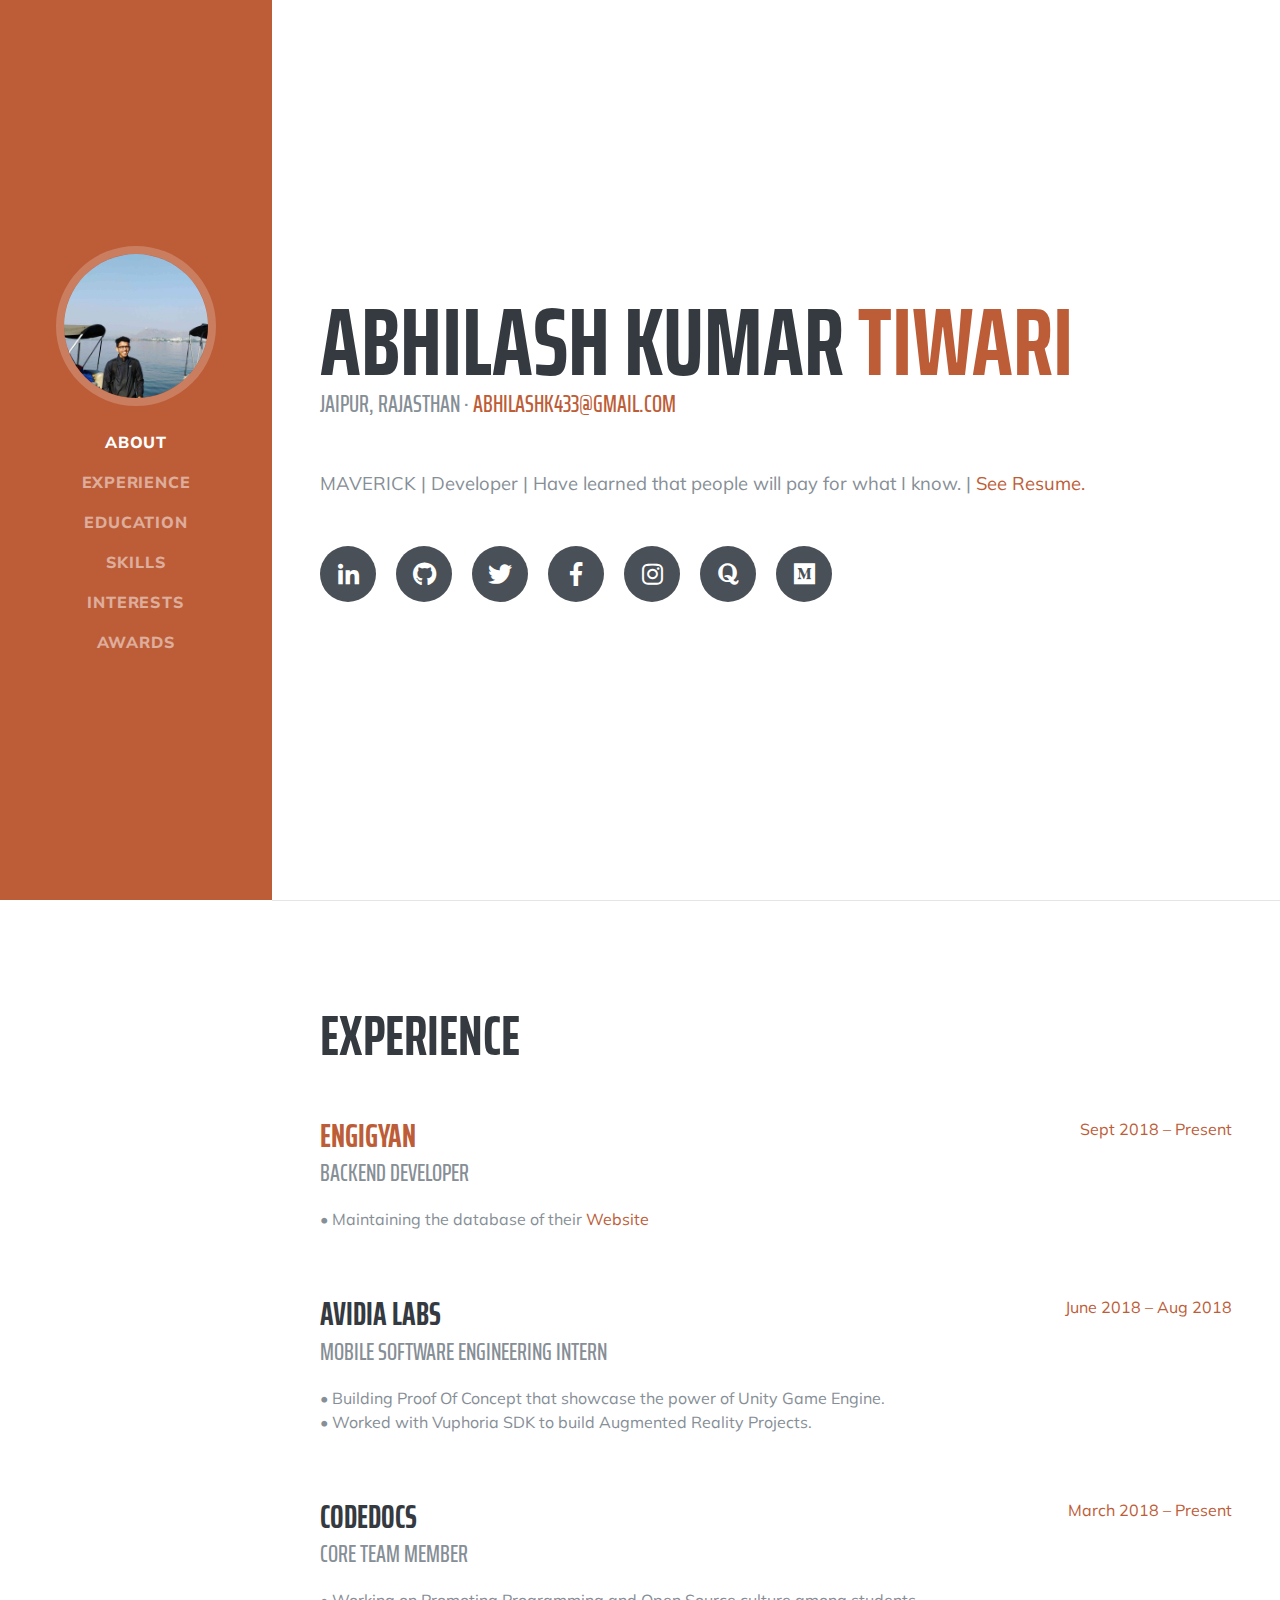
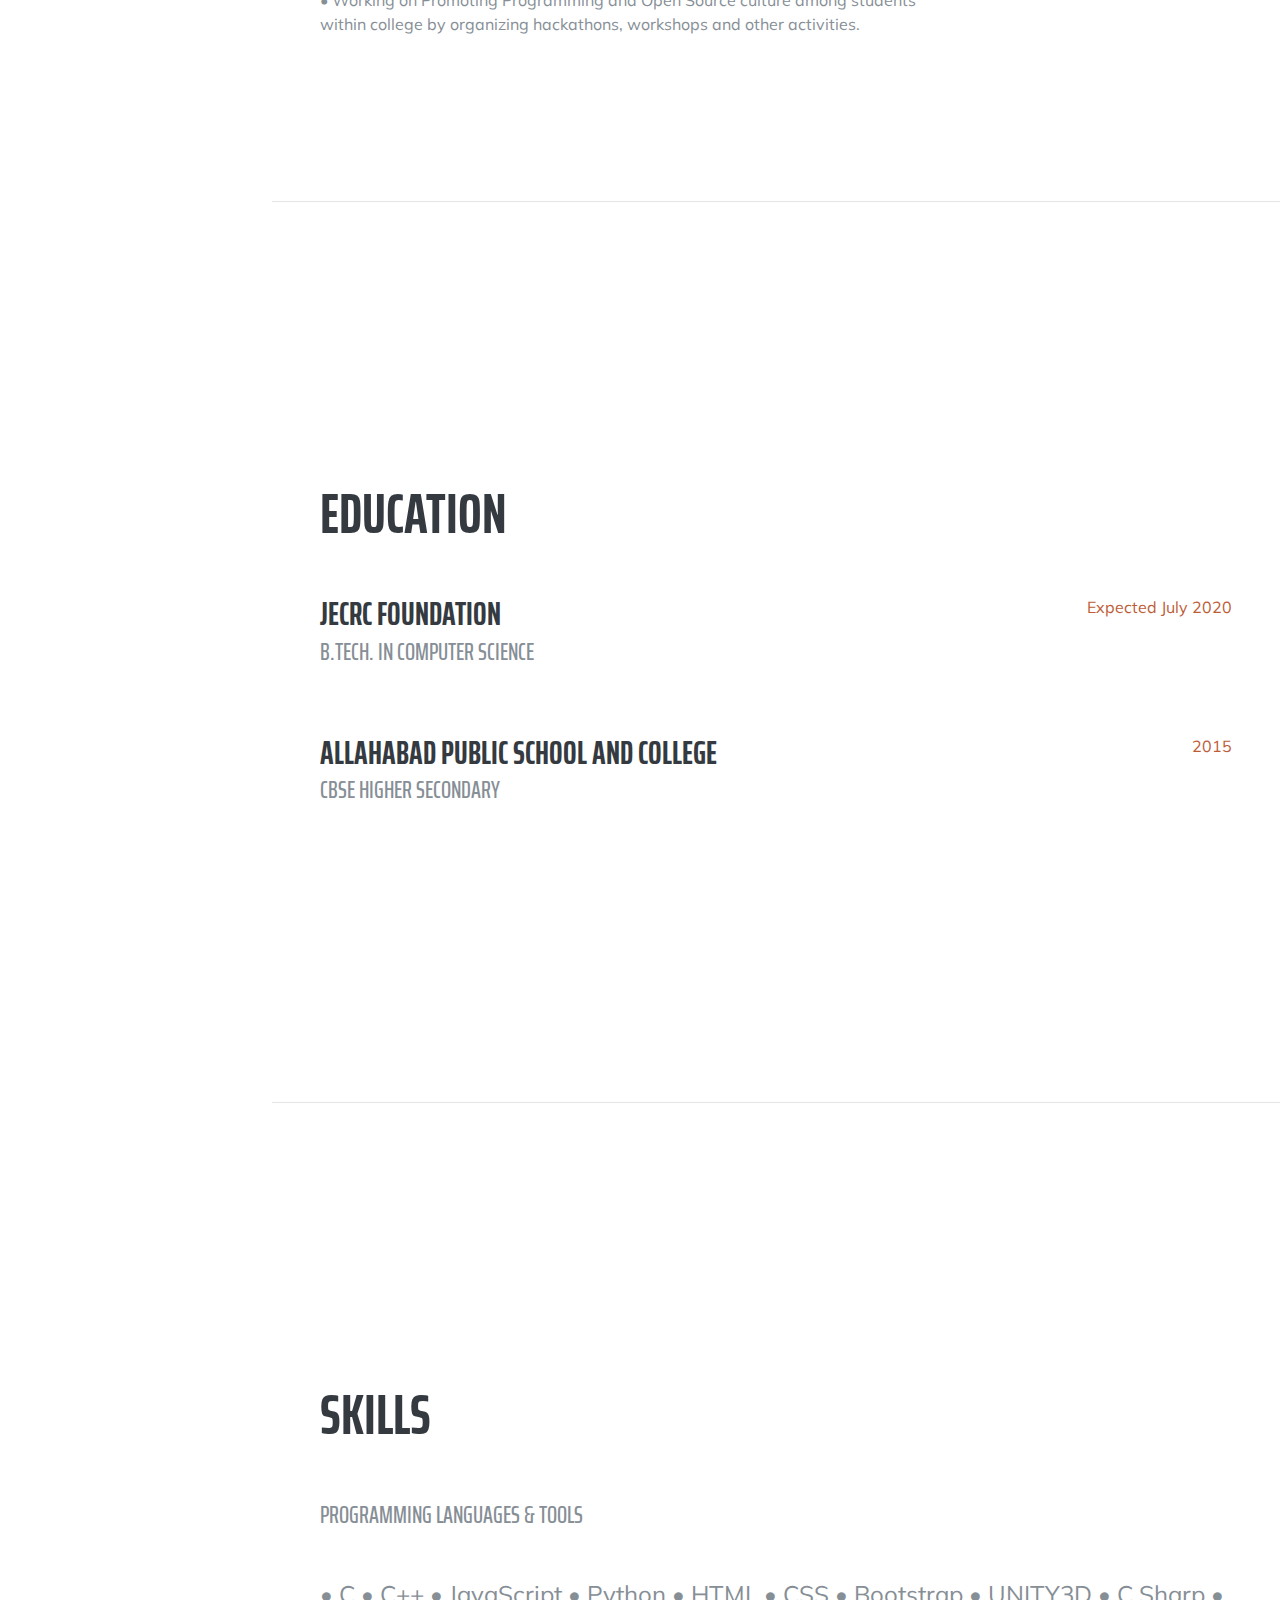
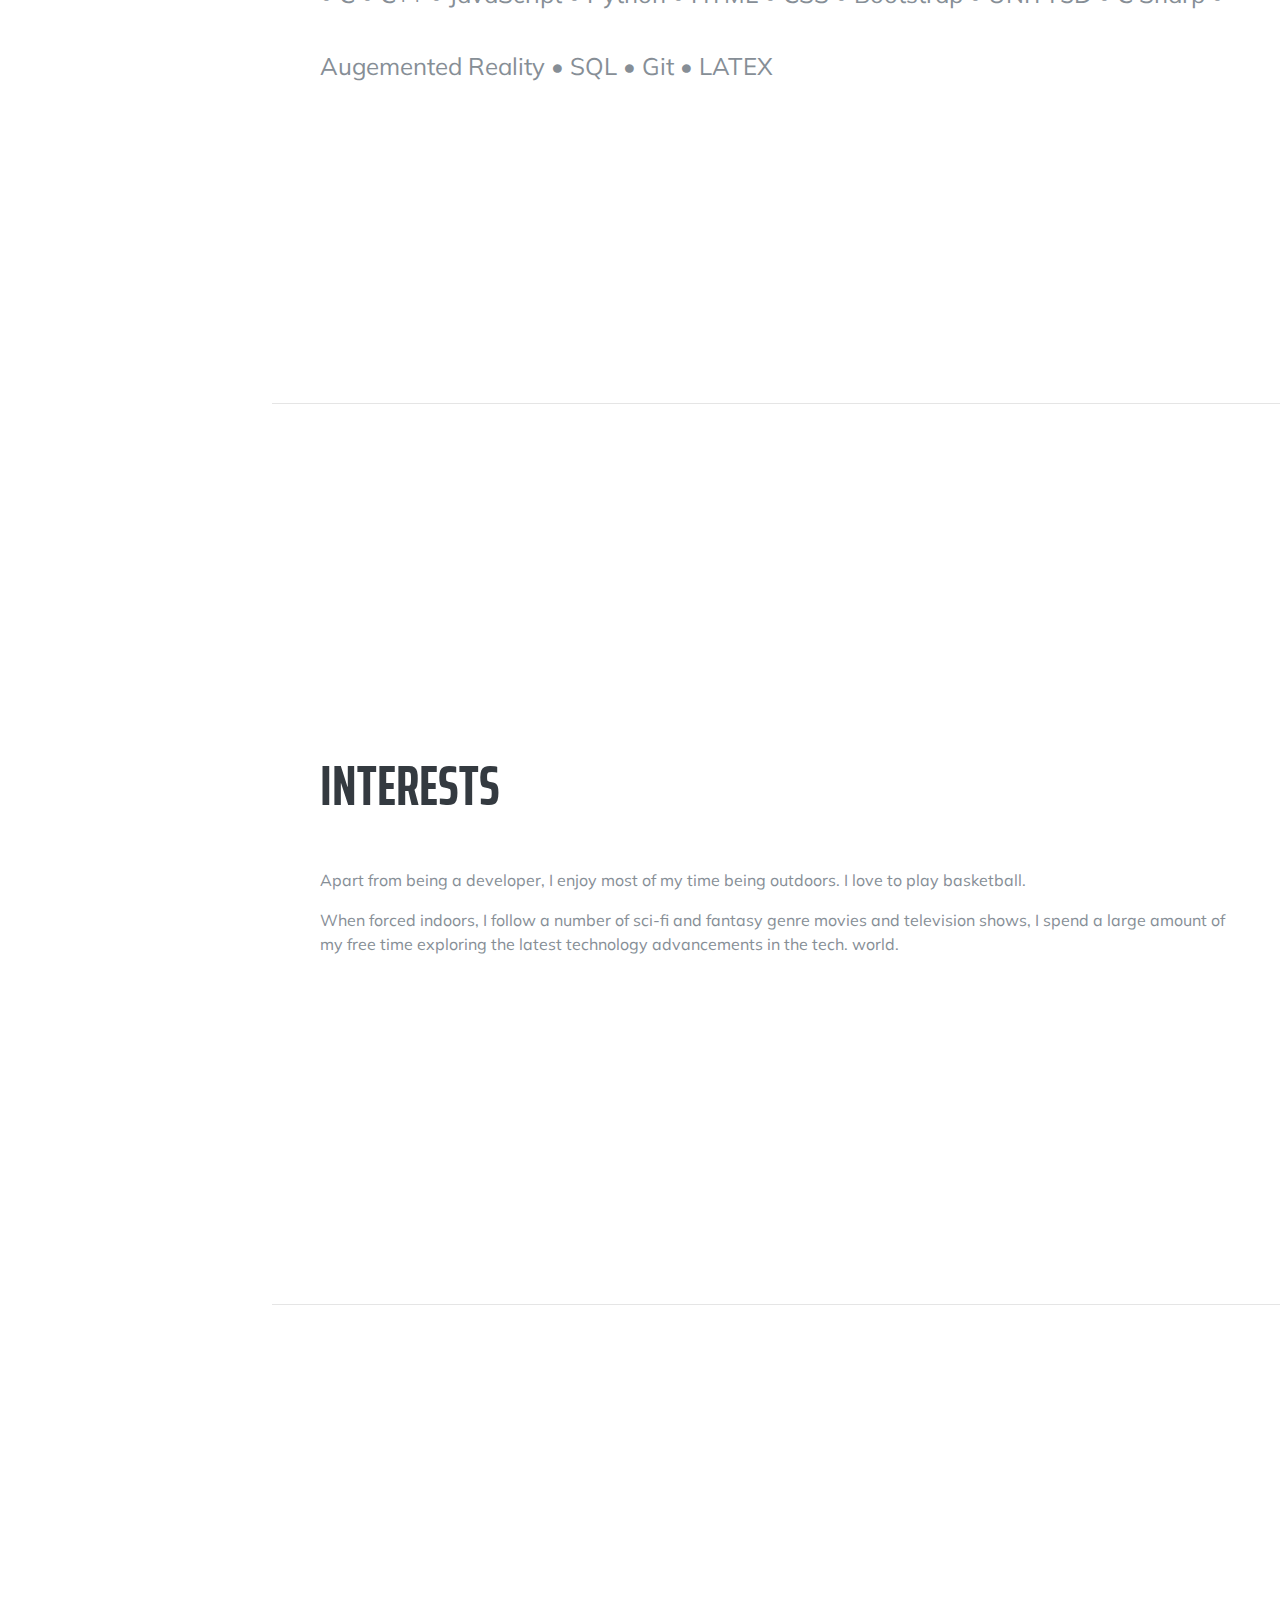
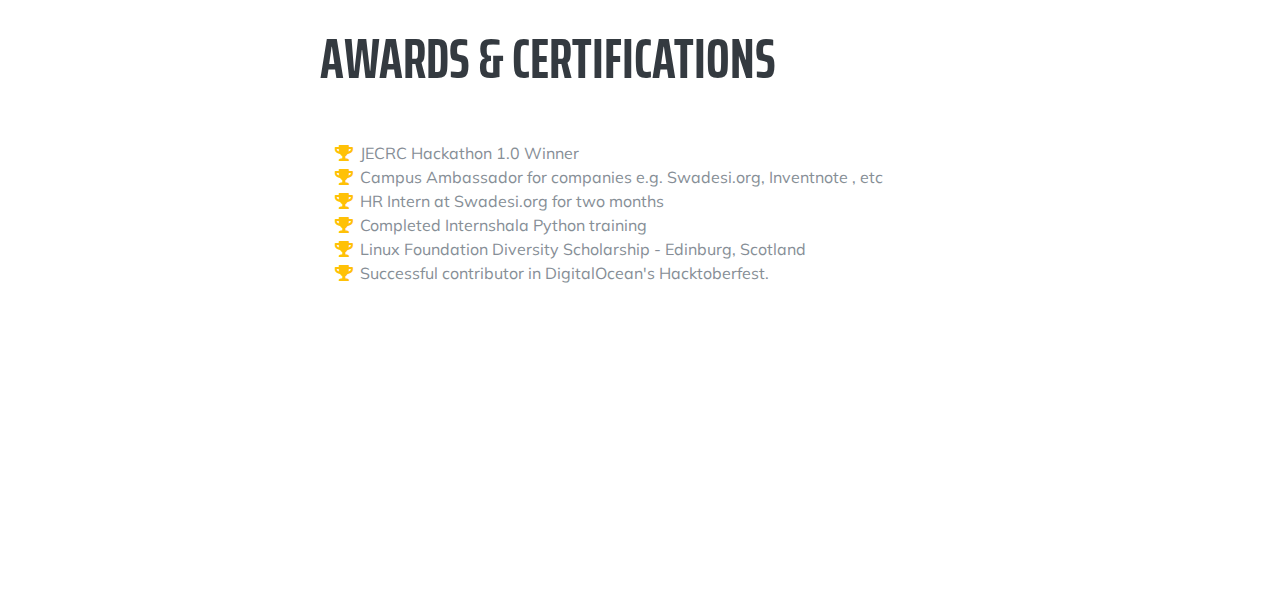
<file: index.html>
<!DOCTYPE html>
<html lang="en">

  <head>

    <meta charset="utf-8">
    <meta name="viewport" content="width=device-width, initial-scale=1, shrink-to-fit=no">
    <meta name="description" content="">
    <meta name="author" content="">

    <title>Maverick</title>
    <link rel="shortcut icon" href="img/title-icon.png" type="image/x-icon">
    
    <!-- Google ADsense-->
    <script async src="//pagead2.googlesyndication.com/pagead/js/adsbygoogle.js"></script>
<script>
  (adsbygoogle = window.adsbygoogle || []).push({
    google_ad_client: "ca-pub-8877420369472453",
    enable_page_level_ads: true
  });
</script>

    <!-- Bootstrap core CSS -->
    <link href="vendor/bootstrap/css/bootstrap.min.css" rel="stylesheet">

    <!-- Custom fonts for this template -->
    <link href="https://fonts.googleapis.com/css?family=Saira+Extra+Condensed:500,700" rel="stylesheet">
    <link href="https://fonts.googleapis.com/css?family=Muli:400,400i,800,800i" rel="stylesheet">
    <link href="vendor/fontawesome-free/css/all.min.css" rel="stylesheet">

    <!-- Custom styles for this template -->
    <link href="css/resume.min.css" rel="stylesheet">

  </head>

  <body id="page-top">

    <nav class="navbar navbar-expand-lg navbar-dark bg-primary fixed-top" id="sideNav">
      <a class="navbar-brand js-scroll-trigger" href="#page-top">
        <span class="d-block d-lg-none">Abhilash</span>
        <span class="d-none d-lg-block">
          <img class="img-fluid img-profile rounded-circle mx-auto mb-2" src="img/profile.jpg" alt="">
        </span>
      </a>
      <button class="navbar-toggler" type="button" data-toggle="collapse" data-target="#navbarSupportedContent" aria-controls="navbarSupportedContent" aria-expanded="false" aria-label="Toggle navigation">
        <span class="navbar-toggler-icon"></span>
      </button>
      <div class="collapse navbar-collapse" id="navbarSupportedContent">
        <ul class="navbar-nav">
          <li class="nav-item">
            <a class="nav-link js-scroll-trigger" href="#about">About</a>
          </li>
          <li class="nav-item">
            <a class="nav-link js-scroll-trigger" href="#experience">Experience</a>
          </li>
          <li class="nav-item">
            <a class="nav-link js-scroll-trigger" href="#education">Education</a>
          </li>
          <li class="nav-item">
            <a class="nav-link js-scroll-trigger" href="#skills">Skills</a>
          </li>
          <li class="nav-item">
            <a class="nav-link js-scroll-trigger" href="#interests">Interests</a>
          </li>
          <li class="nav-item">
            <a class="nav-link js-scroll-trigger" href="#awards">Awards</a>
          </li>
        </ul>
      </div>
    </nav>

    <div class="container-fluid p-0">

      <section class="resume-section p-3 p-lg-5 d-flex d-column" id="about">
        <div class="my-auto">
          <h1 class="mb-0">Abhilash Kumar
            <span class="text-primary">Tiwari</span>
          </h1>
          <div class="subheading mb-5">Jaipur, Rajasthan · 
            <a href="mailto:name@email.com">abhilashk433@gmail.com</a>
          </div>
          <p class="lead mb-5">MAVERICK | Developer | Have learned that people will pay for what I know. | <a href="http://bit.ly/abhilashk433resume25feb" target="_blank">See Resume.</a> </p>
          <div class="social-icons">
            <a href="http://bit.ly/2zQ7xuu" target="_blank">
              <i class="fab fa-linkedin-in"></i>
            </a>
            <a href="http://bit.ly/2IDzdWn" target="_blank">
              <i class="fab fa-github"></i>
            </a>
            <a href="http://bit.ly/2OFjStw" target="_blank">
              <i class="fab fa-twitter"></i>
            </a>
            <a href="http://bit.ly/2P4AibY" target="_blank">
              <i class="fab fa-facebook-f"></i>
            </a>
            <a href="http://bit.ly/abhilashtiwari" target="_blank">
              <i class="fab fa-instagram"></i>
            </a>
            <a href="http://bit.ly/2OEanuE" target="_blank">
              <i class="fab fa-quora"></i>
            </a>
            <a href="http://bit.ly/2QrwUrM" target="_blank">
              <i class="fab fa-medium"></i>
            </a>
          </div>

        </div>
      </section>

      <hr class="m-0">

      <section class="resume-section p-3 p-lg-5 d-flex flex-column" id="experience">
        <div class="my-auto">
          <h2 class="mb-5">Experience</h2>

          <div class="resume-item d-flex flex-column flex-md-row mb-5">
            <div class="resume-content mr-auto">
              <h3 class="mb-0"><a href='http://bit.ly/2PeawSU' target="_blank">EngiGyan</a></h3>
              <div class="subheading mb-3"> Backend developer</div>
              <p>• Maintaining the database of their <a href='http://bit.ly/2PeawSU' target="_blank">Website</a> <br>
              </p>
            </div>
            <div class="resume-date text-md-right">
              <span class="text-primary">Sept 2018 – Present</span>
            </div>
          </div>

          <div class="resume-item d-flex flex-column flex-md-row mb-5">
            <div class="resume-content mr-auto">
              <h3 class="mb-0">AVIDIA LABS</h3>
              <div class="subheading mb-3"> MOBILE SOFTWARE ENGINEERING INTERN</div>
              <p>• Building Proof Of Concept that showcase the power of Unity Game Engine. <br>
                • Worked with Vuphoria SDK to build Augmented Reality Projects.</p>
            </div>
            <div class="resume-date text-md-right">
              <span class="text-primary">June 2018 – Aug 2018</span>
            </div>
          </div>

          <div class="resume-item d-flex flex-column flex-md-row mb-5">
            <div class="resume-content mr-auto">
              <h3 class="mb-0">CODEDOCS</h3>
              <div class="subheading mb-3">CORE TEAM MEMBER</div>
              <p>• Working on Promoting Programming and Open Source culture among students
                within college by organizing hackathons, workshops and other activities.</p>
            </div>
            <div class="resume-date text-md-right">
              <span class="text-primary">March 2018 – Present</span>
            </div>
          </div>

        </div>

      </section>

      <hr class="m-0">

      <section class="resume-section p-3 p-lg-5 d-flex flex-column" id="education">
        <div class="my-auto">
          <h2 class="mb-5">Education</h2>

          <div class="resume-item d-flex flex-column flex-md-row mb-5">
            <div class="resume-content mr-auto">
              <h3 class="mb-0">JECRC FOUNDATION</h3>
              <div class="subheading mb-3">B.TECH. IN COMPUTER SCIENCE</div>
              <!-- <div>Computer Science - Web Development Track</div>
              <p>GPA: 3.23</p> -->
            </div>
            <div class="resume-date text-md-right">
              <span class="text-primary">Expected July 2020</span>
            </div>
          </div>

          <div class="resume-item d-flex flex-column flex-md-row">
            <div class="resume-content mr-auto">
              <h3 class="mb-0">ALLAHABAD PUBLIC SCHOOL AND COLLEGE</h3>
              <div class="subheading mb-3">CBSE HIGHER SECONDARY</div>
              <!-- <p>GPA: 3.56</p> -->
            </div>
            <div class="resume-date text-md-right">
              <span class="text-primary">2015</span>
            </div>
          </div>

        </div>
      </section>

      <hr class="m-0">

      <section class="resume-section p-3 p-lg-5 d-flex flex-column" id="skills">
        <div class="my-auto">
          <h2 class="mb-5">Skills</h2>

          <div class="subheading mb-3">Programming Languages &amp; Tools</div>
          <ul class="list-inline dev-icons">
            <li class="list-inline-item">
                <p><font size="5">• C • C++ • JavaScript • Python
                    • HTML • CSS • Bootstrap
                    • UNITY3D • C Sharp
                    • Augemented Reality
                    • SQL • Git • LATEX</font> 
                </p>
              </li>
                
            <!-- <li class="list-inline-item">
              <i class="fab fa-html5"></i>
            </li> -->
            <!-- <li class="list-inline-item">
              <i class="fab fa-css3-alt"></i>
            </li>
            <li class="list-inline-item">
              <i class="fab fa-js-square"></i>
            </li> -->
            <!-- <li class="list-inline-item">
              <i class="fab fa-angular"></i>
            </li>
            <li class="list-inline-item">
              <i class="fab fa-react"></i>
            </li>
            <li class="list-inline-item">
              <i class="fab fa-node-js"></i>
            </li>
            <li class="list-inline-item">
              <i class="fab fa-sass"></i>
            </li>
            <li class="list-inline-item">
              <i class="fab fa-less"></i>
            </li>
            <li class="list-inline-item">
              <i class="fab fa-wordpress"></i>
            </li>
            <li class="list-inline-item">
              <i class="fab fa-gulp"></i>
            </li>
            <li class="list-inline-item">
              <i class="fab fa-grunt"></i>
            </li>
            <li class="list-inline-item">
              <i class="fab fa-npm"></i>
            </li>
          </ul> -->

          <!-- <div class="subheading mb-3">Workflow</div>
          <ul class="fa-ul mb-0">
            <li>
              <i class="fa-li fa fa-check"></i>
              Mobile-First, Responsive Design</li>
            <li>
              <i class="fa-li fa fa-check"></i>
              Cross Browser Testing &amp; Debugging</li>
            <li>
              <i class="fa-li fa fa-check"></i>
              Cross Functional Teams</li>
            <li>
              <i class="fa-li fa fa-check"></i>
              Agile Development &amp; Scrum</li>
          </ul>
        </div> -->
      </section>

      <hr class="m-0">

      <section class="resume-section p-3 p-lg-5 d-flex flex-column" id="interests">
        <div class="my-auto">
          <h2 class="mb-5">Interests</h2>
          <p>Apart from being a developer, I enjoy most of my time being outdoors. I love to play basketball.</p>
          <p class="mb-0">When forced indoors, I follow a number of sci-fi and fantasy genre movies and television shows, I spend a large amount of my free time exploring the latest technology advancements in the tech. world.</p>
        </div>
      </section>

      <hr class="m-0">

      <section class="resume-section p-3 p-lg-5 d-flex flex-column" id="awards">
        <div class="my-auto">
          <h2 class="mb-5">Awards &amp; Certifications</h2>
          <ul class="fa-ul mb-0">
            <li>
              <i class="fa-li fa fa-trophy text-warning"></i>
              JECRC Hackathon 1.0 Winner</li>
            <li>
              <i class="fa-li fa fa-trophy text-warning"></i>
              Campus Ambassador for companies e.g. Swadesi.org, Inventnote , etc</li>
            <li>
              <i class="fa-li fa fa-trophy text-warning"></i>
              HR Intern at Swadesi.org for two months</li>
            <li>
              <i class="fa-li fa fa-trophy text-warning"></i>
              Completed Internshala Python training</li>
            <li>
              <i class="fa-li fa fa-trophy text-warning"></i>
              Linux Foundation Diversity Scholarship - Edinburg, Scotland</li>
            <li>
              <i class="fa-li fa fa-trophy text-warning"></i>
              Successful contributor in DigitalOcean's Hacktoberfest.</li>
          </ul>
        </div>
      </section>

    </div>

    <!-- Bootstrap core JavaScript -->
    <script src="vendor/jquery/jquery.min.js"></script>
    <script src="vendor/bootstrap/js/bootstrap.bundle.min.js"></script>

    <!-- Plugin JavaScript -->
    <script src="vendor/jquery-easing/jquery.easing.min.js"></script>

    <!-- Custom scripts for this template -->
    <script src="js/resume.min.js"></script>

  </body>

</html>
</file>
<file: vendor/fontawesome-free/css/all.min.css>
/*!
 * Font Awesome Free 5.2.0 by @fontawesome - https://fontawesome.com
 * License - https://fontawesome.com/license (Icons: CC BY 4.0, Fonts: SIL OFL 1.1, Code: MIT License)
 */
.fa,.fab,.fal,.far,.fas{-moz-osx-font-smoothing:grayscale;-webkit-font-smoothing:antialiased;display:inline-block;font-style:normal;font-variant:normal;text-rendering:auto;line-height:1}.fa-lg{font-size:1.33333em;line-height:.75em;vertical-align:-.0667em}.fa-xs{font-size:.75em}.fa-sm{font-size:.875em}.fa-1x{font-size:1em}.fa-2x{font-size:2em}.fa-3x{font-size:3em}.fa-4x{font-size:4em}.fa-5x{font-size:5em}.fa-6x{font-size:6em}.fa-7x{font-size:7em}.fa-8x{font-size:8em}.fa-9x{font-size:9em}.fa-10x{font-size:10em}.fa-fw{text-align:center;width:1.25em}.fa-ul{list-style-type:none;margin-left:2.5em;padding-left:0}.fa-ul>li{position:relative}.fa-li{left:-2em;position:absolute;text-align:center;width:2em;line-height:inherit}.fa-border{border:.08em solid #eee;border-radius:.1em;padding:.2em .25em .15em}.fa-pull-left{float:left}.fa-pull-right{float:right}.fa.fa-pull-left,.fab.fa-pull-left,.fal.fa-pull-left,.far.fa-pull-left,.fas.fa-pull-left{margin-right:.3em}.fa.fa-pull-right,.fab.fa-pull-right,.fal.fa-pull-right,.far.fa-pull-right,.fas.fa-pull-right{margin-left:.3em}.fa-spin{animation:a 2s infinite linear}.fa-pulse{animation:a 1s infinite steps(8)}@keyframes a{0%{transform:rotate(0deg)}to{transform:rotate(1turn)}}.fa-rotate-90{-ms-filter:"progid:DXImageTransform.Microsoft.BasicImage(rotation=1)";transform:rotate(90deg)}.fa-rotate-180{-ms-filter:"progid:DXImageTransform.Microsoft.BasicImage(rotation=2)";transform:rotate(180deg)}.fa-rotate-270{-ms-filter:"progid:DXImageTransform.Microsoft.BasicImage(rotation=3)";transform:rotate(270deg)}.fa-flip-horizontal{-ms-filter:"progid:DXImageTransform.Microsoft.BasicImage(rotation=0, mirror=1)";transform:scaleX(-1)}.fa-flip-vertical{transform:scaleY(-1)}.fa-flip-horizontal.fa-flip-vertical,.fa-flip-vertical{-ms-filter:"progid:DXImageTransform.Microsoft.BasicImage(rotation=2, mirror=1)"}.fa-flip-horizontal.fa-flip-vertical{transform:scale(-1)}:root .fa-flip-horizontal,:root .fa-flip-vertical,:root .fa-rotate-90,:root .fa-rotate-180,:root .fa-rotate-270{-webkit-filter:none;filter:none}.fa-stack{display:inline-block;height:2em;line-height:2em;position:relative;vertical-align:middle;width:2em}.fa-stack-1x,.fa-stack-2x{left:0;position:absolute;text-align:center;width:100%}.fa-stack-1x{line-height:inherit}.fa-stack-2x{font-size:2em}.fa-inverse{color:#fff}.fa-500px:before{content:"\f26e"}.fa-accessible-icon:before{content:"\f368"}.fa-accusoft:before{content:"\f369"}.fa-address-book:before{content:"\f2b9"}.fa-address-card:before{content:"\f2bb"}.fa-adjust:before{content:"\f042"}.fa-adn:before{content:"\f170"}.fa-adversal:before{content:"\f36a"}.fa-affiliatetheme:before{content:"\f36b"}.fa-air-freshener:before{content:"\f5d0"}.fa-algolia:before{content:"\f36c"}.fa-align-center:before{content:"\f037"}.fa-align-justify:before{content:"\f039"}.fa-align-left:before{content:"\f036"}.fa-align-right:before{content:"\f038"}.fa-allergies:before{content:"\f461"}.fa-amazon:before{content:"\f270"}.fa-amazon-pay:before{content:"\f42c"}.fa-ambulance:before{content:"\f0f9"}.fa-american-sign-language-interpreting:before{content:"\f2a3"}.fa-amilia:before{content:"\f36d"}.fa-anchor:before{content:"\f13d"}.fa-android:before{content:"\f17b"}.fa-angellist:before{content:"\f209"}.fa-angle-double-down:before{content:"\f103"}.fa-angle-double-left:before{content:"\f100"}.fa-angle-double-right:before{content:"\f101"}.fa-angle-double-up:before{content:"\f102"}.fa-angle-down:before{content:"\f107"}.fa-angle-left:before{content:"\f104"}.fa-angle-right:before{content:"\f105"}.fa-angle-up:before{content:"\f106"}.fa-angry:before{content:"\f556"}.fa-angrycreative:before{content:"\f36e"}.fa-angular:before{content:"\f420"}.fa-app-store:before{content:"\f36f"}.fa-app-store-ios:before{content:"\f370"}.fa-apper:before{content:"\f371"}.fa-apple:before{content:"\f179"}.fa-apple-alt:before{content:"\f5d1"}.fa-apple-pay:before{content:"\f415"}.fa-archive:before{content:"\f187"}.fa-archway:before{content:"\f557"}.fa-arrow-alt-circle-down:before{content:"\f358"}.fa-arrow-alt-circle-left:before{content:"\f359"}.fa-arrow-alt-circle-right:before{content:"\f35a"}.fa-arrow-alt-circle-up:before{content:"\f35b"}.fa-arrow-circle-down:before{content:"\f0ab"}.fa-arrow-circle-left:before{content:"\f0a8"}.fa-arrow-circle-right:before{content:"\f0a9"}.fa-arrow-circle-up:before{content:"\f0aa"}.fa-arrow-down:before{content:"\f063"}.fa-arrow-left:before{content:"\f060"}.fa-arrow-right:before{content:"\f061"}.fa-arrow-up:before{content:"\f062"}.fa-arrows-alt:before{content:"\f0b2"}.fa-arrows-alt-h:before{content:"\f337"}.fa-arrows-alt-v:before{content:"\f338"}.fa-assistive-listening-systems:before{content:"\f2a2"}.fa-asterisk:before{content:"\f069"}.fa-asymmetrik:before{content:"\f372"}.fa-at:before{content:"\f1fa"}.fa-atlas:before{content:"\f558"}.fa-atom:before{content:"\f5d2"}.fa-audible:before{content:"\f373"}.fa-audio-description:before{content:"\f29e"}.fa-autoprefixer:before{content:"\f41c"}.fa-avianex:before{content:"\f374"}.fa-aviato:before{content:"\f421"}.fa-award:before{content:"\f559"}.fa-aws:before{content:"\f375"}.fa-backspace:before{content:"\f55a"}.fa-backward:before{content:"\f04a"}.fa-balance-scale:before{content:"\f24e"}.fa-ban:before{content:"\f05e"}.fa-band-aid:before{content:"\f462"}.fa-bandcamp:before{content:"\f2d5"}.fa-barcode:before{content:"\f02a"}.fa-bars:before{content:"\f0c9"}.fa-baseball-ball:before{content:"\f433"}.fa-basketball-ball:before{content:"\f434"}.fa-bath:before{content:"\f2cd"}.fa-battery-empty:before{content:"\f244"}.fa-battery-full:before{content:"\f240"}.fa-battery-half:before{content:"\f242"}.fa-battery-quarter:before{content:"\f243"}.fa-battery-three-quarters:before{content:"\f241"}.fa-bed:before{content:"\f236"}.fa-beer:before{content:"\f0fc"}.fa-behance:before{content:"\f1b4"}.fa-behance-square:before{content:"\f1b5"}.fa-bell:before{content:"\f0f3"}.fa-bell-slash:before{content:"\f1f6"}.fa-bezier-curve:before{content:"\f55b"}.fa-bicycle:before{content:"\f206"}.fa-bimobject:before{content:"\f378"}.fa-binoculars:before{content:"\f1e5"}.fa-birthday-cake:before{content:"\f1fd"}.fa-bitbucket:before{content:"\f171"}.fa-bitcoin:before{content:"\f379"}.fa-bity:before{content:"\f37a"}.fa-black-tie:before{content:"\f27e"}.fa-blackberry:before{content:"\f37b"}.fa-blender:before{content:"\f517"}.fa-blind:before{content:"\f29d"}.fa-blogger:before{content:"\f37c"}.fa-blogger-b:before{content:"\f37d"}.fa-bluetooth:before{content:"\f293"}.fa-bluetooth-b:before{content:"\f294"}.fa-bold:before{content:"\f032"}.fa-bolt:before{content:"\f0e7"}.fa-bomb:before{content:"\f1e2"}.fa-bone:before{content:"\f5d7"}.fa-bong:before{content:"\f55c"}.fa-book:before{content:"\f02d"}.fa-book-open:before{content:"\f518"}.fa-book-reader:before{content:"\f5da"}.fa-bookmark:before{content:"\f02e"}.fa-bowling-ball:before{content:"\f436"}.fa-box:before{content:"\f466"}.fa-box-open:before{content:"\f49e"}.fa-boxes:before{content:"\f468"}.fa-braille:before{content:"\f2a1"}.fa-brain:before{content:"\f5dc"}.fa-briefcase:before{content:"\f0b1"}.fa-briefcase-medical:before{content:"\f469"}.fa-broadcast-tower:before{content:"\f519"}.fa-broom:before{content:"\f51a"}.fa-brush:before{content:"\f55d"}.fa-btc:before{content:"\f15a"}.fa-bug:before{content:"\f188"}.fa-building:before{content:"\f1ad"}.fa-bullhorn:before{content:"\f0a1"}.fa-bullseye:before{content:"\f140"}.fa-burn:before{content:"\f46a"}.fa-buromobelexperte:before{content:"\f37f"}.fa-bus:before{content:"\f207"}.fa-bus-alt:before{content:"\f55e"}.fa-buysellads:before{content:"\f20d"}.fa-calculator:before{content:"\f1ec"}.fa-calendar:before{content:"\f133"}.fa-calendar-alt:before{content:"\f073"}.fa-calendar-check:before{content:"\f274"}.fa-calendar-minus:before{content:"\f272"}.fa-calendar-plus:before{content:"\f271"}.fa-calendar-times:before{content:"\f273"}.fa-camera:before{content:"\f030"}.fa-camera-retro:before{content:"\f083"}.fa-cannabis:before{content:"\f55f"}.fa-capsules:before{content:"\f46b"}.fa-car:before{content:"\f1b9"}.fa-car-alt:before{content:"\f5de"}.fa-car-battery:before{content:"\f5df"}.fa-car-crash:before{content:"\f5e1"}.fa-car-side:before{content:"\f5e4"}.fa-caret-down:before{content:"\f0d7"}.fa-caret-left:before{content:"\f0d9"}.fa-caret-right:before{content:"\f0da"}.fa-caret-square-down:before{content:"\f150"}.fa-caret-square-left:before{content:"\f191"}.fa-caret-square-right:before{content:"\f152"}.fa-caret-square-up:before{content:"\f151"}.fa-caret-up:before{content:"\f0d8"}.fa-cart-arrow-down:before{content:"\f218"}.fa-cart-plus:before{content:"\f217"}.fa-cc-amazon-pay:before{content:"\f42d"}.fa-cc-amex:before{content:"\f1f3"}.fa-cc-apple-pay:before{content:"\f416"}.fa-cc-diners-club:before{content:"\f24c"}.fa-cc-discover:before{content:"\f1f2"}.fa-cc-jcb:before{content:"\f24b"}.fa-cc-mastercard:before{content:"\f1f1"}.fa-cc-paypal:before{content:"\f1f4"}.fa-cc-stripe:before{content:"\f1f5"}.fa-cc-visa:before{content:"\f1f0"}.fa-centercode:before{content:"\f380"}.fa-certificate:before{content:"\f0a3"}.fa-chalkboard:before{content:"\f51b"}.fa-chalkboard-teacher:before{content:"\f51c"}.fa-charging-station:before{content:"\f5e7"}.fa-chart-area:before{content:"\f1fe"}.fa-chart-bar:before{content:"\f080"}.fa-chart-line:before{content:"\f201"}.fa-chart-pie:before{content:"\f200"}.fa-check:before{content:"\f00c"}.fa-check-circle:before{content:"\f058"}.fa-check-double:before{content:"\f560"}.fa-check-square:before{content:"\f14a"}.fa-chess:before{content:"\f439"}.fa-chess-bishop:before{content:"\f43a"}.fa-chess-board:before{content:"\f43c"}.fa-chess-king:before{content:"\f43f"}.fa-chess-knight:before{content:"\f441"}.fa-chess-pawn:before{content:"\f443"}.fa-chess-queen:before{content:"\f445"}.fa-chess-rook:before{content:"\f447"}.fa-chevron-circle-down:before{content:"\f13a"}.fa-chevron-circle-left:before{content:"\f137"}.fa-chevron-circle-right:before{content:"\f138"}.fa-chevron-circle-up:before{content:"\f139"}.fa-chevron-down:before{content:"\f078"}.fa-chevron-left:before{content:"\f053"}.fa-chevron-right:before{content:"\f054"}.fa-chevron-up:before{content:"\f077"}.fa-child:before{content:"\f1ae"}.fa-chrome:before{content:"\f268"}.fa-church:before{content:"\f51d"}.fa-circle:before{content:"\f111"}.fa-circle-notch:before{content:"\f1ce"}.fa-clipboard:before{content:"\f328"}.fa-clipboard-check:before{content:"\f46c"}.fa-clipboard-list:before{content:"\f46d"}.fa-clock:before{content:"\f017"}.fa-clone:before{content:"\f24d"}.fa-closed-captioning:before{content:"\f20a"}.fa-cloud:before{content:"\f0c2"}.fa-cloud-download-alt:before{content:"\f381"}.fa-cloud-upload-alt:before{content:"\f382"}.fa-cloudscale:before{content:"\f383"}.fa-cloudsmith:before{content:"\f384"}.fa-cloudversify:before{content:"\f385"}.fa-cocktail:before{content:"\f561"}.fa-code:before{content:"\f121"}.fa-code-branch:before{content:"\f126"}.fa-codepen:before{content:"\f1cb"}.fa-codiepie:before{content:"\f284"}.fa-coffee:before{content:"\f0f4"}.fa-cog:before{content:"\f013"}.fa-cogs:before{content:"\f085"}.fa-coins:before{content:"\f51e"}.fa-columns:before{content:"\f0db"}.fa-comment:before{content:"\f075"}.fa-comment-alt:before{content:"\f27a"}.fa-comment-dots:before{content:"\f4ad"}.fa-comment-slash:before{content:"\f4b3"}.fa-comments:before{content:"\f086"}.fa-compact-disc:before{content:"\f51f"}.fa-compass:before{content:"\f14e"}.fa-compress:before{content:"\f066"}.fa-concierge-bell:before{content:"\f562"}.fa-connectdevelop:before{content:"\f20e"}.fa-contao:before{content:"\f26d"}.fa-cookie:before{content:"\f563"}.fa-cookie-bite:before{content:"\f564"}.fa-copy:before{content:"\f0c5"}.fa-copyright:before{content:"\f1f9"}.fa-couch:before{content:"\f4b8"}.fa-cpanel:before{content:"\f388"}.fa-creative-commons:before{content:"\f25e"}.fa-creative-commons-by:before{content:"\f4e7"}.fa-creative-commons-nc:before{content:"\f4e8"}.fa-creative-commons-nc-eu:before{content:"\f4e9"}.fa-creative-commons-nc-jp:before{content:"\f4ea"}.fa-creative-commons-nd:before{content:"\f4eb"}.fa-creative-commons-pd:before{content:"\f4ec"}.fa-creative-commons-pd-alt:before{content:"\f4ed"}.fa-creative-commons-remix:before{content:"\f4ee"}.fa-creative-commons-sa:before{content:"\f4ef"}.fa-creative-commons-sampling:before{content:"\f4f0"}.fa-creative-commons-sampling-plus:before{content:"\f4f1"}.fa-creative-commons-share:before{content:"\f4f2"}.fa-credit-card:before{content:"\f09d"}.fa-crop:before{content:"\f125"}.fa-crop-alt:before{content:"\f565"}.fa-crosshairs:before{content:"\f05b"}.fa-crow:before{content:"\f520"}.fa-crown:before{content:"\f521"}.fa-css3:before{content:"\f13c"}.fa-css3-alt:before{content:"\f38b"}.fa-cube:before{content:"\f1b2"}.fa-cubes:before{content:"\f1b3"}.fa-cut:before{content:"\f0c4"}.fa-cuttlefish:before{content:"\f38c"}.fa-d-and-d:before{content:"\f38d"}.fa-dashcube:before{content:"\f210"}.fa-database:before{content:"\f1c0"}.fa-deaf:before{content:"\f2a4"}.fa-delicious:before{content:"\f1a5"}.fa-deploydog:before{content:"\f38e"}.fa-deskpro:before{content:"\f38f"}.fa-desktop:before{content:"\f108"}.fa-deviantart:before{content:"\f1bd"}.fa-diagnoses:before{content:"\f470"}.fa-dice:before{content:"\f522"}.fa-dice-five:before{content:"\f523"}.fa-dice-four:before{content:"\f524"}.fa-dice-one:before{content:"\f525"}.fa-dice-six:before{content:"\f526"}.fa-dice-three:before{content:"\f527"}.fa-dice-two:before{content:"\f528"}.fa-digg:before{content:"\f1a6"}.fa-digital-ocean:before{content:"\f391"}.fa-digital-tachograph:before{content:"\f566"}.fa-directions:before{content:"\f5eb"}.fa-discord:before{content:"\f392"}.fa-discourse:before{content:"\f393"}.fa-divide:before{content:"\f529"}.fa-dizzy:before{content:"\f567"}.fa-dna:before{content:"\f471"}.fa-dochub:before{content:"\f394"}.fa-docker:before{content:"\f395"}.fa-dollar-sign:before{content:"\f155"}.fa-dolly:before{content:"\f472"}.fa-dolly-flatbed:before{content:"\f474"}.fa-donate:before{content:"\f4b9"}.fa-door-closed:before{content:"\f52a"}.fa-door-open:before{content:"\f52b"}.fa-dot-circle:before{content:"\f192"}.fa-dove:before{content:"\f4ba"}.fa-download:before{content:"\f019"}.fa-draft2digital:before{content:"\f396"}.fa-drafting-compass:before{content:"\f568"}.fa-draw-polygon:before{content:"\f5ee"}.fa-dribbble:before{content:"\f17d"}.fa-dribbble-square:before{content:"\f397"}.fa-dropbox:before{content:"\f16b"}.fa-drum:before{content:"\f569"}.fa-drum-steelpan:before{content:"\f56a"}.fa-drupal:before{content:"\f1a9"}.fa-dumbbell:before{content:"\f44b"}.fa-dyalog:before{content:"\f399"}.fa-earlybirds:before{content:"\f39a"}.fa-ebay:before{content:"\f4f4"}.fa-edge:before{content:"\f282"}.fa-edit:before{content:"\f044"}.fa-eject:before{content:"\f052"}.fa-elementor:before{content:"\f430"}.fa-ellipsis-h:before{content:"\f141"}.fa-ellipsis-v:before{content:"\f142"}.fa-ello:before{content:"\f5f1"}.fa-ember:before{content:"\f423"}.fa-empire:before{content:"\f1d1"}.fa-envelope:before{content:"\f0e0"}.fa-envelope-open:before{content:"\f2b6"}.fa-envelope-square:before{content:"\f199"}.fa-envira:before{content:"\f299"}.fa-equals:before{content:"\f52c"}.fa-eraser:before{content:"\f12d"}.fa-erlang:before{content:"\f39d"}.fa-ethereum:before{content:"\f42e"}.fa-etsy:before{content:"\f2d7"}.fa-euro-sign:before{content:"\f153"}.fa-exchange-alt:before{content:"\f362"}.fa-exclamation:before{content:"\f12a"}.fa-exclamation-circle:before{content:"\f06a"}.fa-exclamation-triangle:before{content:"\f071"}.fa-expand:before{content:"\f065"}.fa-expand-arrows-alt:before{content:"\f31e"}.fa-expeditedssl:before{content:"\f23e"}.fa-external-link-alt:before{content:"\f35d"}.fa-external-link-square-alt:before{content:"\f360"}.fa-eye:before{content:"\f06e"}.fa-eye-dropper:before{content:"\f1fb"}.fa-eye-slash:before{content:"\f070"}.fa-facebook:before{content:"\f09a"}.fa-facebook-f:before{content:"\f39e"}.fa-facebook-messenger:before{content:"\f39f"}.fa-facebook-square:before{content:"\f082"}.fa-fast-backward:before{content:"\f049"}.fa-fast-forward:before{content:"\f050"}.fa-fax:before{content:"\f1ac"}.fa-feather:before{content:"\f52d"}.fa-feather-alt:before{content:"\f56b"}.fa-female:before{content:"\f182"}.fa-fighter-jet:before{content:"\f0fb"}.fa-file:before{content:"\f15b"}.fa-file-alt:before{content:"\f15c"}.fa-file-archive:before{content:"\f1c6"}.fa-file-audio:before{content:"\f1c7"}.fa-file-code:before{content:"\f1c9"}.fa-file-contract:before{content:"\f56c"}.fa-file-download:before{content:"\f56d"}.fa-file-excel:before{content:"\f1c3"}.fa-file-export:before{content:"\f56e"}.fa-file-image:before{content:"\f1c5"}.fa-file-import:before{content:"\f56f"}.fa-file-invoice:before{content:"\f570"}.fa-file-invoice-dollar:before{content:"\f571"}.fa-file-medical:before{content:"\f477"}.fa-file-medical-alt:before{content:"\f478"}.fa-file-pdf:before{content:"\f1c1"}.fa-file-powerpoint:before{content:"\f1c4"}.fa-file-prescription:before{content:"\f572"}.fa-file-signature:before{content:"\f573"}.fa-file-upload:before{content:"\f574"}.fa-file-video:before{content:"\f1c8"}.fa-file-word:before{content:"\f1c2"}.fa-fill:before{content:"\f575"}.fa-fill-drip:before{content:"\f576"}.fa-film:before{content:"\f008"}.fa-filter:before{content:"\f0b0"}.fa-fingerprint:before{content:"\f577"}.fa-fire:before{content:"\f06d"}.fa-fire-extinguisher:before{content:"\f134"}.fa-firefox:before{content:"\f269"}.fa-first-aid:before{content:"\f479"}.fa-first-order:before{content:"\f2b0"}.fa-first-order-alt:before{content:"\f50a"}.fa-firstdraft:before{content:"\f3a1"}.fa-fish:before{content:"\f578"}.fa-flag:before{content:"\f024"}.fa-flag-checkered:before{content:"\f11e"}.fa-flask:before{content:"\f0c3"}.fa-flickr:before{content:"\f16e"}.fa-flipboard:before{content:"\f44d"}.fa-flushed:before{content:"\f579"}.fa-fly:before{content:"\f417"}.fa-folder:before{content:"\f07b"}.fa-folder-open:before{content:"\f07c"}.fa-font:before{content:"\f031"}.fa-font-awesome:before{content:"\f2b4"}.fa-font-awesome-alt:before{content:"\f35c"}.fa-font-awesome-flag:before{content:"\f425"}.fa-font-awesome-logo-full:before{content:"\f4e6"}.fa-fonticons:before{content:"\f280"}.fa-fonticons-fi:before{content:"\f3a2"}.fa-football-ball:before{content:"\f44e"}.fa-fort-awesome:before{content:"\f286"}.fa-fort-awesome-alt:before{content:"\f3a3"}.fa-forumbee:before{content:"\f211"}.fa-forward:before{content:"\f04e"}.fa-foursquare:before{content:"\f180"}.fa-free-code-camp:before{content:"\f2c5"}.fa-freebsd:before{content:"\f3a4"}.fa-frog:before{content:"\f52e"}.fa-frown:before{content:"\f119"}.fa-frown-open:before{content:"\f57a"}.fa-fulcrum:before{content:"\f50b"}.fa-futbol:before{content:"\f1e3"}.fa-galactic-republic:before{content:"\f50c"}.fa-galactic-senate:before{content:"\f50d"}.fa-gamepad:before{content:"\f11b"}.fa-gas-pump:before{content:"\f52f"}.fa-gavel:before{content:"\f0e3"}.fa-gem:before{content:"\f3a5"}.fa-genderless:before{content:"\f22d"}.fa-get-pocket:before{content:"\f265"}.fa-gg:before{content:"\f260"}.fa-gg-circle:before{content:"\f261"}.fa-gift:before{content:"\f06b"}.fa-git:before{content:"\f1d3"}.fa-git-square:before{content:"\f1d2"}.fa-github:before{content:"\f09b"}.fa-github-alt:before{content:"\f113"}.fa-github-square:before{content:"\f092"}.fa-gitkraken:before{content:"\f3a6"}.fa-gitlab:before{content:"\f296"}.fa-gitter:before{content:"\f426"}.fa-glass-martini:before{content:"\f000"}.fa-glass-martini-alt:before{content:"\f57b"}.fa-glasses:before{content:"\f530"}.fa-glide:before{content:"\f2a5"}.fa-glide-g:before{content:"\f2a6"}.fa-globe:before{content:"\f0ac"}.fa-globe-africa:before{content:"\f57c"}.fa-globe-americas:before{content:"\f57d"}.fa-globe-asia:before{content:"\f57e"}.fa-gofore:before{content:"\f3a7"}.fa-golf-ball:before{content:"\f450"}.fa-goodreads:before{content:"\f3a8"}.fa-goodreads-g:before{content:"\f3a9"}.fa-google:before{content:"\f1a0"}.fa-google-drive:before{content:"\f3aa"}.fa-google-play:before{content:"\f3ab"}.fa-google-plus:before{content:"\f2b3"}.fa-google-plus-g:before{content:"\f0d5"}.fa-google-plus-square:before{content:"\f0d4"}.fa-google-wallet:before{content:"\f1ee"}.fa-graduation-cap:before{content:"\f19d"}.fa-gratipay:before{content:"\f184"}.fa-grav:before{content:"\f2d6"}.fa-greater-than:before{content:"\f531"}.fa-greater-than-equal:before{content:"\f532"}.fa-grimace:before{content:"\f57f"}.fa-grin:before{content:"\f580"}.fa-grin-alt:before{content:"\f581"}.fa-grin-beam:before{content:"\f582"}.fa-grin-beam-sweat:before{content:"\f583"}.fa-grin-hearts:before{content:"\f584"}.fa-grin-squint:before{content:"\f585"}.fa-grin-squint-tears:before{content:"\f586"}.fa-grin-stars:before{content:"\f587"}.fa-grin-tears:before{content:"\f588"}.fa-grin-tongue:before{content:"\f589"}.fa-grin-tongue-squint:before{content:"\f58a"}.fa-grin-tongue-wink:before{content:"\f58b"}.fa-grin-wink:before{content:"\f58c"}.fa-grip-horizontal:before{content:"\f58d"}.fa-grip-vertical:before{content:"\f58e"}.fa-gripfire:before{content:"\f3ac"}.fa-grunt:before{content:"\f3ad"}.fa-gulp:before{content:"\f3ae"}.fa-h-square:before{content:"\f0fd"}.fa-hacker-news:before{content:"\f1d4"}.fa-hacker-news-square:before{content:"\f3af"}.fa-hackerrank:before{content:"\f5f7"}.fa-hand-holding:before{content:"\f4bd"}.fa-hand-holding-heart:before{content:"\f4be"}.fa-hand-holding-usd:before{content:"\f4c0"}.fa-hand-lizard:before{content:"\f258"}.fa-hand-paper:before{content:"\f256"}.fa-hand-peace:before{content:"\f25b"}.fa-hand-point-down:before{content:"\f0a7"}.fa-hand-point-left:before{content:"\f0a5"}.fa-hand-point-right:before{content:"\f0a4"}.fa-hand-point-up:before{content:"\f0a6"}.fa-hand-pointer:before{content:"\f25a"}.fa-hand-rock:before{content:"\f255"}.fa-hand-scissors:before{content:"\f257"}.fa-hand-spock:before{content:"\f259"}.fa-hands:before{content:"\f4c2"}.fa-hands-helping:before{content:"\f4c4"}.fa-handshake:before{content:"\f2b5"}.fa-hashtag:before{content:"\f292"}.fa-hdd:before{content:"\f0a0"}.fa-heading:before{content:"\f1dc"}.fa-headphones:before{content:"\f025"}.fa-headphones-alt:before{content:"\f58f"}.fa-headset:before{content:"\f590"}.fa-heart:before{content:"\f004"}.fa-heartbeat:before{content:"\f21e"}.fa-helicopter:before{content:"\f533"}.fa-highlighter:before{content:"\f591"}.fa-hips:before{content:"\f452"}.fa-hire-a-helper:before{content:"\f3b0"}.fa-history:before{content:"\f1da"}.fa-hockey-puck:before{content:"\f453"}.fa-home:before{content:"\f015"}.fa-hooli:before{content:"\f427"}.fa-hornbill:before{content:"\f592"}.fa-hospital:before{content:"\f0f8"}.fa-hospital-alt:before{content:"\f47d"}.fa-hospital-symbol:before{content:"\f47e"}.fa-hot-tub:before{content:"\f593"}.fa-hotel:before{content:"\f594"}.fa-hotjar:before{content:"\f3b1"}.fa-hourglass:before{content:"\f254"}.fa-hourglass-end:before{content:"\f253"}.fa-hourglass-half:before{content:"\f252"}.fa-hourglass-start:before{content:"\f251"}.fa-houzz:before{content:"\f27c"}.fa-html5:before{content:"\f13b"}.fa-hubspot:before{content:"\f3b2"}.fa-i-cursor:before{content:"\f246"}.fa-id-badge:before{content:"\f2c1"}.fa-id-card:before{content:"\f2c2"}.fa-id-card-alt:before{content:"\f47f"}.fa-image:before{content:"\f03e"}.fa-images:before{content:"\f302"}.fa-imdb:before{content:"\f2d8"}.fa-inbox:before{content:"\f01c"}.fa-indent:before{content:"\f03c"}.fa-industry:before{content:"\f275"}.fa-infinity:before{content:"\f534"}.fa-info:before{content:"\f129"}.fa-info-circle:before{content:"\f05a"}.fa-instagram:before{content:"\f16d"}.fa-internet-explorer:before{content:"\f26b"}.fa-ioxhost:before{content:"\f208"}.fa-italic:before{content:"\f033"}.fa-itunes:before{content:"\f3b4"}.fa-itunes-note:before{content:"\f3b5"}.fa-java:before{content:"\f4e4"}.fa-jedi-order:before{content:"\f50e"}.fa-jenkins:before{content:"\f3b6"}.fa-joget:before{content:"\f3b7"}.fa-joint:before{content:"\f595"}.fa-joomla:before{content:"\f1aa"}.fa-js:before{content:"\f3b8"}.fa-js-square:before{content:"\f3b9"}.fa-jsfiddle:before{content:"\f1cc"}.fa-kaggle:before{content:"\f5fa"}.fa-key:before{content:"\f084"}.fa-keybase:before{content:"\f4f5"}.fa-keyboard:before{content:"\f11c"}.fa-keycdn:before{content:"\f3ba"}.fa-kickstarter:before{content:"\f3bb"}.fa-kickstarter-k:before{content:"\f3bc"}.fa-kiss:before{content:"\f596"}.fa-kiss-beam:before{content:"\f597"}.fa-kiss-wink-heart:before{content:"\f598"}.fa-kiwi-bird:before{content:"\f535"}.fa-korvue:before{content:"\f42f"}.fa-language:before{content:"\f1ab"}.fa-laptop:before{content:"\f109"}.fa-laptop-code:before{content:"\f5fc"}.fa-laravel:before{content:"\f3bd"}.fa-lastfm:before{content:"\f202"}.fa-lastfm-square:before{content:"\f203"}.fa-laugh:before{content:"\f599"}.fa-laugh-beam:before{content:"\f59a"}.fa-laugh-squint:before{content:"\f59b"}.fa-laugh-wink:before{content:"\f59c"}.fa-layer-group:before{content:"\f5fd"}.fa-leaf:before{content:"\f06c"}.fa-leanpub:before{content:"\f212"}.fa-lemon:before{content:"\f094"}.fa-less:before{content:"\f41d"}.fa-less-than:before{content:"\f536"}.fa-less-than-equal:before{content:"\f537"}.fa-level-down-alt:before{content:"\f3be"}.fa-level-up-alt:before{content:"\f3bf"}.fa-life-ring:before{content:"\f1cd"}.fa-lightbulb:before{content:"\f0eb"}.fa-line:before{content:"\f3c0"}.fa-link:before{content:"\f0c1"}.fa-linkedin:before{content:"\f08c"}.fa-linkedin-in:before{content:"\f0e1"}.fa-linode:before{content:"\f2b8"}.fa-linux:before{content:"\f17c"}.fa-lira-sign:before{content:"\f195"}.fa-list:before{content:"\f03a"}.fa-list-alt:before{content:"\f022"}.fa-list-ol:before{content:"\f0cb"}.fa-list-ul:before{content:"\f0ca"}.fa-location-arrow:before{content:"\f124"}.fa-lock:before{content:"\f023"}.fa-lock-open:before{content:"\f3c1"}.fa-long-arrow-alt-down:before{content:"\f309"}.fa-long-arrow-alt-left:before{content:"\f30a"}.fa-long-arrow-alt-right:before{content:"\f30b"}.fa-long-arrow-alt-up:before{content:"\f30c"}.fa-low-vision:before{content:"\f2a8"}.fa-luggage-cart:before{content:"\f59d"}.fa-lyft:before{content:"\f3c3"}.fa-magento:before{content:"\f3c4"}.fa-magic:before{content:"\f0d0"}.fa-magnet:before{content:"\f076"}.fa-mailchimp:before{content:"\f59e"}.fa-male:before{content:"\f183"}.fa-mandalorian:before{content:"\f50f"}.fa-map:before{content:"\f279"}.fa-map-marked:before{content:"\f59f"}.fa-map-marked-alt:before{content:"\f5a0"}.fa-map-marker:before{content:"\f041"}.fa-map-marker-alt:before{content:"\f3c5"}.fa-map-pin:before{content:"\f276"}.fa-map-signs:before{content:"\f277"}.fa-markdown:before{content:"\f60f"}.fa-marker:before{content:"\f5a1"}.fa-mars:before{content:"\f222"}.fa-mars-double:before{content:"\f227"}.fa-mars-stroke:before{content:"\f229"}.fa-mars-stroke-h:before{content:"\f22b"}.fa-mars-stroke-v:before{content:"\f22a"}.fa-mastodon:before{content:"\f4f6"}.fa-maxcdn:before{content:"\f136"}.fa-medal:before{content:"\f5a2"}.fa-medapps:before{content:"\f3c6"}.fa-medium:before{content:"\f23a"}.fa-medium-m:before{content:"\f3c7"}.fa-medkit:before{content:"\f0fa"}.fa-medrt:before{content:"\f3c8"}.fa-meetup:before{content:"\f2e0"}.fa-megaport:before{content:"\f5a3"}.fa-meh:before{content:"\f11a"}.fa-meh-blank:before{content:"\f5a4"}.fa-meh-rolling-eyes:before{content:"\f5a5"}.fa-memory:before{content:"\f538"}.fa-mercury:before{content:"\f223"}.fa-microchip:before{content:"\f2db"}.fa-microphone:before{content:"\f130"}.fa-microphone-alt:before{content:"\f3c9"}.fa-microphone-alt-slash:before{content:"\f539"}.fa-microphone-slash:before{content:"\f131"}.fa-microscope:before{content:"\f610"}.fa-microsoft:before{content:"\f3ca"}.fa-minus:before{content:"\f068"}.fa-minus-circle:before{content:"\f056"}.fa-minus-square:before{content:"\f146"}.fa-mix:before{content:"\f3cb"}.fa-mixcloud:before{content:"\f289"}.fa-mizuni:before{content:"\f3cc"}.fa-mobile:before{content:"\f10b"}.fa-mobile-alt:before{content:"\f3cd"}.fa-modx:before{content:"\f285"}.fa-monero:before{content:"\f3d0"}.fa-money-bill:before{content:"\f0d6"}.fa-money-bill-alt:before{content:"\f3d1"}.fa-money-bill-wave:before{content:"\f53a"}.fa-money-bill-wave-alt:before{content:"\f53b"}.fa-money-check:before{content:"\f53c"}.fa-money-check-alt:before{content:"\f53d"}.fa-monument:before{content:"\f5a6"}.fa-moon:before{content:"\f186"}.fa-mortar-pestle:before{content:"\f5a7"}.fa-motorcycle:before{content:"\f21c"}.fa-mouse-pointer:before{content:"\f245"}.fa-music:before{content:"\f001"}.fa-napster:before{content:"\f3d2"}.fa-neos:before{content:"\f612"}.fa-neuter:before{content:"\f22c"}.fa-newspaper:before{content:"\f1ea"}.fa-nimblr:before{content:"\f5a8"}.fa-nintendo-switch:before{content:"\f418"}.fa-node:before{content:"\f419"}.fa-node-js:before{content:"\f3d3"}.fa-not-equal:before{content:"\f53e"}.fa-notes-medical:before{content:"\f481"}.fa-npm:before{content:"\f3d4"}.fa-ns8:before{content:"\f3d5"}.fa-nutritionix:before{content:"\f3d6"}.fa-object-group:before{content:"\f247"}.fa-object-ungroup:before{content:"\f248"}.fa-odnoklassniki:before{content:"\f263"}.fa-odnoklassniki-square:before{content:"\f264"}.fa-oil-can:before{content:"\f613"}.fa-old-republic:before{content:"\f510"}.fa-opencart:before{content:"\f23d"}.fa-openid:before{content:"\f19b"}.fa-opera:before{content:"\f26a"}.fa-optin-monster:before{content:"\f23c"}.fa-osi:before{content:"\f41a"}.fa-outdent:before{content:"\f03b"}.fa-page4:before{content:"\f3d7"}.fa-pagelines:before{content:"\f18c"}.fa-paint-brush:before{content:"\f1fc"}.fa-paint-roller:before{content:"\f5aa"}.fa-palette:before{content:"\f53f"}.fa-palfed:before{content:"\f3d8"}.fa-pallet:before{content:"\f482"}.fa-paper-plane:before{content:"\f1d8"}.fa-paperclip:before{content:"\f0c6"}.fa-parachute-box:before{content:"\f4cd"}.fa-paragraph:before{content:"\f1dd"}.fa-parking:before{content:"\f540"}.fa-passport:before{content:"\f5ab"}.fa-paste:before{content:"\f0ea"}.fa-patreon:before{content:"\f3d9"}.fa-pause:before{content:"\f04c"}.fa-pause-circle:before{content:"\f28b"}.fa-paw:before{content:"\f1b0"}.fa-paypal:before{content:"\f1ed"}.fa-pen:before{content:"\f304"}.fa-pen-alt:before{content:"\f305"}.fa-pen-fancy:before{content:"\f5ac"}.fa-pen-nib:before{content:"\f5ad"}.fa-pen-square:before{content:"\f14b"}.fa-pencil-alt:before{content:"\f303"}.fa-pencil-ruler:before{content:"\f5ae"}.fa-people-carry:before{content:"\f4ce"}.fa-percent:before{content:"\f295"}.fa-percentage:before{content:"\f541"}.fa-periscope:before{content:"\f3da"}.fa-phabricator:before{content:"\f3db"}.fa-phoenix-framework:before{content:"\f3dc"}.fa-phoenix-squadron:before{content:"\f511"}.fa-phone:before{content:"\f095"}.fa-phone-slash:before{content:"\f3dd"}.fa-phone-square:before{content:"\f098"}.fa-phone-volume:before{content:"\f2a0"}.fa-php:before{content:"\f457"}.fa-pied-piper:before{content:"\f2ae"}.fa-pied-piper-alt:before{content:"\f1a8"}.fa-pied-piper-hat:before{content:"\f4e5"}.fa-pied-piper-pp:before{content:"\f1a7"}.fa-piggy-bank:before{content:"\f4d3"}.fa-pills:before{content:"\f484"}.fa-pinterest:before{content:"\f0d2"}.fa-pinterest-p:before{content:"\f231"}.fa-pinterest-square:before{content:"\f0d3"}.fa-plane:before{content:"\f072"}.fa-plane-arrival:before{content:"\f5af"}.fa-plane-departure:before{content:"\f5b0"}.fa-play:before{content:"\f04b"}.fa-play-circle:before{content:"\f144"}.fa-playstation:before{content:"\f3df"}.fa-plug:before{content:"\f1e6"}.fa-plus:before{content:"\f067"}.fa-plus-circle:before{content:"\f055"}.fa-plus-square:before{content:"\f0fe"}.fa-podcast:before{content:"\f2ce"}.fa-poo:before{content:"\f2fe"}.fa-poop:before{content:"\f619"}.fa-portrait:before{content:"\f3e0"}.fa-pound-sign:before{content:"\f154"}.fa-power-off:before{content:"\f011"}.fa-prescription:before{content:"\f5b1"}.fa-prescription-bottle:before{content:"\f485"}.fa-prescription-bottle-alt:before{content:"\f486"}.fa-print:before{content:"\f02f"}.fa-procedures:before{content:"\f487"}.fa-product-hunt:before{content:"\f288"}.fa-project-diagram:before{content:"\f542"}.fa-pushed:before{content:"\f3e1"}.fa-puzzle-piece:before{content:"\f12e"}.fa-python:before{content:"\f3e2"}.fa-qq:before{content:"\f1d6"}.fa-qrcode:before{content:"\f029"}.fa-question:before{content:"\f128"}.fa-question-circle:before{content:"\f059"}.fa-quidditch:before{content:"\f458"}.fa-quinscape:before{content:"\f459"}.fa-quora:before{content:"\f2c4"}.fa-quote-left:before{content:"\f10d"}.fa-quote-right:before{content:"\f10e"}.fa-r-project:before{content:"\f4f7"}.fa-random:before{content:"\f074"}.fa-ravelry:before{content:"\f2d9"}.fa-react:before{content:"\f41b"}.fa-readme:before{content:"\f4d5"}.fa-rebel:before{content:"\f1d0"}.fa-receipt:before{content:"\f543"}.fa-recycle:before{content:"\f1b8"}.fa-red-river:before{content:"\f3e3"}.fa-reddit:before{content:"\f1a1"}.fa-reddit-alien:before{content:"\f281"}.fa-reddit-square:before{content:"\f1a2"}.fa-redo:before{content:"\f01e"}.fa-redo-alt:before{content:"\f2f9"}.fa-registered:before{content:"\f25d"}.fa-rendact:before{content:"\f3e4"}.fa-renren:before{content:"\f18b"}.fa-reply:before{content:"\f3e5"}.fa-reply-all:before{content:"\f122"}.fa-replyd:before{content:"\f3e6"}.fa-researchgate:before{content:"\f4f8"}.fa-resolving:before{content:"\f3e7"}.fa-retweet:before{content:"\f079"}.fa-rev:before{content:"\f5b2"}.fa-ribbon:before{content:"\f4d6"}.fa-road:before{content:"\f018"}.fa-robot:before{content:"\f544"}.fa-rocket:before{content:"\f135"}.fa-rocketchat:before{content:"\f3e8"}.fa-rockrms:before{content:"\f3e9"}.fa-route:before{content:"\f4d7"}.fa-rss:before{content:"\f09e"}.fa-rss-square:before{content:"\f143"}.fa-ruble-sign:before{content:"\f158"}.fa-ruler:before{content:"\f545"}.fa-ruler-combined:before{content:"\f546"}.fa-ruler-horizontal:before{content:"\f547"}.fa-ruler-vertical:before{content:"\f548"}.fa-rupee-sign:before{content:"\f156"}.fa-sad-cry:before{content:"\f5b3"}.fa-sad-tear:before{content:"\f5b4"}.fa-safari:before{content:"\f267"}.fa-sass:before{content:"\f41e"}.fa-save:before{content:"\f0c7"}.fa-schlix:before{content:"\f3ea"}.fa-school:before{content:"\f549"}.fa-screwdriver:before{content:"\f54a"}.fa-scribd:before{content:"\f28a"}.fa-search:before{content:"\f002"}.fa-search-minus:before{content:"\f010"}.fa-search-plus:before{content:"\f00e"}.fa-searchengin:before{content:"\f3eb"}.fa-seedling:before{content:"\f4d8"}.fa-sellcast:before{content:"\f2da"}.fa-sellsy:before{content:"\f213"}.fa-server:before{content:"\f233"}.fa-servicestack:before{content:"\f3ec"}.fa-shapes:before{content:"\f61f"}.fa-share:before{content:"\f064"}.fa-share-alt:before{content:"\f1e0"}.fa-share-alt-square:before{content:"\f1e1"}.fa-share-square:before{content:"\f14d"}.fa-shekel-sign:before{content:"\f20b"}.fa-shield-alt:before{content:"\f3ed"}.fa-ship:before{content:"\f21a"}.fa-shipping-fast:before{content:"\f48b"}.fa-shirtsinbulk:before{content:"\f214"}.fa-shoe-prints:before{content:"\f54b"}.fa-shopping-bag:before{content:"\f290"}.fa-shopping-basket:before{content:"\f291"}.fa-shopping-cart:before{content:"\f07a"}.fa-shopware:before{content:"\f5b5"}.fa-shower:before{content:"\f2cc"}.fa-shuttle-van:before{content:"\f5b6"}.fa-sign:before{content:"\f4d9"}.fa-sign-in-alt:before{content:"\f2f6"}.fa-sign-language:before{content:"\f2a7"}.fa-sign-out-alt:before{content:"\f2f5"}.fa-signal:before{content:"\f012"}.fa-signature:before{content:"\f5b7"}.fa-simplybuilt:before{content:"\f215"}.fa-sistrix:before{content:"\f3ee"}.fa-sitemap:before{content:"\f0e8"}.fa-sith:before{content:"\f512"}.fa-skull:before{content:"\f54c"}.fa-skyatlas:before{content:"\f216"}.fa-skype:before{content:"\f17e"}.fa-slack:before{content:"\f198"}.fa-slack-hash:before{content:"\f3ef"}.fa-sliders-h:before{content:"\f1de"}.fa-slideshare:before{content:"\f1e7"}.fa-smile:before{content:"\f118"}.fa-smile-beam:before{content:"\f5b8"}.fa-smile-wink:before{content:"\f4da"}.fa-smoking:before{content:"\f48d"}.fa-smoking-ban:before{content:"\f54d"}.fa-snapchat:before{content:"\f2ab"}.fa-snapchat-ghost:before{content:"\f2ac"}.fa-snapchat-square:before{content:"\f2ad"}.fa-snowflake:before{content:"\f2dc"}.fa-solar-panel:before{content:"\f5ba"}.fa-sort:before{content:"\f0dc"}.fa-sort-alpha-down:before{content:"\f15d"}.fa-sort-alpha-up:before{content:"\f15e"}.fa-sort-amount-down:before{content:"\f160"}.fa-sort-amount-up:before{content:"\f161"}.fa-sort-down:before{content:"\f0dd"}.fa-sort-numeric-down:before{content:"\f162"}.fa-sort-numeric-up:before{content:"\f163"}.fa-sort-up:before{content:"\f0de"}.fa-soundcloud:before{content:"\f1be"}.fa-spa:before{content:"\f5bb"}.fa-space-shuttle:before{content:"\f197"}.fa-speakap:before{content:"\f3f3"}.fa-spinner:before{content:"\f110"}.fa-splotch:before{content:"\f5bc"}.fa-spotify:before{content:"\f1bc"}.fa-spray-can:before{content:"\f5bd"}.fa-square:before{content:"\f0c8"}.fa-square-full:before{content:"\f45c"}.fa-squarespace:before{content:"\f5be"}.fa-stack-exchange:before{content:"\f18d"}.fa-stack-overflow:before{content:"\f16c"}.fa-stamp:before{content:"\f5bf"}.fa-star:before{content:"\f005"}.fa-star-half:before{content:"\f089"}.fa-star-half-alt:before{content:"\f5c0"}.fa-star-of-life:before{content:"\f621"}.fa-staylinked:before{content:"\f3f5"}.fa-steam:before{content:"\f1b6"}.fa-steam-square:before{content:"\f1b7"}.fa-steam-symbol:before{content:"\f3f6"}.fa-step-backward:before{content:"\f048"}.fa-step-forward:before{content:"\f051"}.fa-stethoscope:before{content:"\f0f1"}.fa-sticker-mule:before{content:"\f3f7"}.fa-sticky-note:before{content:"\f249"}.fa-stop:before{content:"\f04d"}.fa-stop-circle:before{content:"\f28d"}.fa-stopwatch:before{content:"\f2f2"}.fa-store:before{content:"\f54e"}.fa-store-alt:before{content:"\f54f"}.fa-strava:before{content:"\f428"}.fa-stream:before{content:"\f550"}.fa-street-view:before{content:"\f21d"}.fa-strikethrough:before{content:"\f0cc"}.fa-stripe:before{content:"\f429"}.fa-stripe-s:before{content:"\f42a"}.fa-stroopwafel:before{content:"\f551"}.fa-studiovinari:before{content:"\f3f8"}.fa-stumbleupon:before{content:"\f1a4"}.fa-stumbleupon-circle:before{content:"\f1a3"}.fa-subscript:before{content:"\f12c"}.fa-subway:before{content:"\f239"}.fa-suitcase:before{content:"\f0f2"}.fa-suitcase-rolling:before{content:"\f5c1"}.fa-sun:before{content:"\f185"}.fa-superpowers:before{content:"\f2dd"}.fa-superscript:before{content:"\f12b"}.fa-supple:before{content:"\f3f9"}.fa-surprise:before{content:"\f5c2"}.fa-swatchbook:before{content:"\f5c3"}.fa-swimmer:before{content:"\f5c4"}.fa-swimming-pool:before{content:"\f5c5"}.fa-sync:before{content:"\f021"}.fa-sync-alt:before{content:"\f2f1"}.fa-syringe:before{content:"\f48e"}.fa-table:before{content:"\f0ce"}.fa-table-tennis:before{content:"\f45d"}.fa-tablet:before{content:"\f10a"}.fa-tablet-alt:before{content:"\f3fa"}.fa-tablets:before{content:"\f490"}.fa-tachometer-alt:before{content:"\f3fd"}.fa-tag:before{content:"\f02b"}.fa-tags:before{content:"\f02c"}.fa-tape:before{content:"\f4db"}.fa-tasks:before{content:"\f0ae"}.fa-taxi:before{content:"\f1ba"}.fa-teamspeak:before{content:"\f4f9"}.fa-teeth:before{content:"\f62e"}.fa-teeth-open:before{content:"\f62f"}.fa-telegram:before{content:"\f2c6"}.fa-telegram-plane:before{content:"\f3fe"}.fa-tencent-weibo:before{content:"\f1d5"}.fa-terminal:before{content:"\f120"}.fa-text-height:before{content:"\f034"}.fa-text-width:before{content:"\f035"}.fa-th:before{content:"\f00a"}.fa-th-large:before{content:"\f009"}.fa-th-list:before{content:"\f00b"}.fa-theater-masks:before{content:"\f630"}.fa-themeco:before{content:"\f5c6"}.fa-themeisle:before{content:"\f2b2"}.fa-thermometer:before{content:"\f491"}.fa-thermometer-empty:before{content:"\f2cb"}.fa-thermometer-full:before{content:"\f2c7"}.fa-thermometer-half:before{content:"\f2c9"}.fa-thermometer-quarter:before{content:"\f2ca"}.fa-thermometer-three-quarters:before{content:"\f2c8"}.fa-thumbs-down:before{content:"\f165"}.fa-thumbs-up:before{content:"\f164"}.fa-thumbtack:before{content:"\f08d"}.fa-ticket-alt:before{content:"\f3ff"}.fa-times:before{content:"\f00d"}.fa-times-circle:before{content:"\f057"}.fa-tint:before{content:"\f043"}.fa-tint-slash:before{content:"\f5c7"}.fa-tired:before{content:"\f5c8"}.fa-toggle-off:before{content:"\f204"}.fa-toggle-on:before{content:"\f205"}.fa-toolbox:before{content:"\f552"}.fa-tooth:before{content:"\f5c9"}.fa-trade-federation:before{content:"\f513"}.fa-trademark:before{content:"\f25c"}.fa-traffic-light:before{content:"\f637"}.fa-train:before{content:"\f238"}.fa-transgender:before{content:"\f224"}.fa-transgender-alt:before{content:"\f225"}.fa-trash:before{content:"\f1f8"}.fa-trash-alt:before{content:"\f2ed"}.fa-tree:before{content:"\f1bb"}.fa-trello:before{content:"\f181"}.fa-tripadvisor:before{content:"\f262"}.fa-trophy:before{content:"\f091"}.fa-truck:before{content:"\f0d1"}.fa-truck-loading:before{content:"\f4de"}.fa-truck-monster:before{content:"\f63b"}.fa-truck-moving:before{content:"\f4df"}.fa-truck-pickup:before{content:"\f63c"}.fa-tshirt:before{content:"\f553"}.fa-tty:before{content:"\f1e4"}.fa-tumblr:before{content:"\f173"}.fa-tumblr-square:before{content:"\f174"}.fa-tv:before{content:"\f26c"}.fa-twitch:before{content:"\f1e8"}.fa-twitter:before{content:"\f099"}.fa-twitter-square:before{content:"\f081"}.fa-typo3:before{content:"\f42b"}.fa-uber:before{content:"\f402"}.fa-uikit:before{content:"\f403"}.fa-umbrella:before{content:"\f0e9"}.fa-umbrella-beach:before{content:"\f5ca"}.fa-underline:before{content:"\f0cd"}.fa-undo:before{content:"\f0e2"}.fa-undo-alt:before{content:"\f2ea"}.fa-uniregistry:before{content:"\f404"}.fa-universal-access:before{content:"\f29a"}.fa-university:before{content:"\f19c"}.fa-unlink:before{content:"\f127"}.fa-unlock:before{content:"\f09c"}.fa-unlock-alt:before{content:"\f13e"}.fa-untappd:before{content:"\f405"}.fa-upload:before{content:"\f093"}.fa-usb:before{content:"\f287"}.fa-user:before{content:"\f007"}.fa-user-alt:before{content:"\f406"}.fa-user-alt-slash:before{content:"\f4fa"}.fa-user-astronaut:before{content:"\f4fb"}.fa-user-check:before{content:"\f4fc"}.fa-user-circle:before{content:"\f2bd"}.fa-user-clock:before{content:"\f4fd"}.fa-user-cog:before{content:"\f4fe"}.fa-user-edit:before{content:"\f4ff"}.fa-user-friends:before{content:"\f500"}.fa-user-graduate:before{content:"\f501"}.fa-user-lock:before{content:"\f502"}.fa-user-md:before{content:"\f0f0"}.fa-user-minus:before{content:"\f503"}.fa-user-ninja:before{content:"\f504"}.fa-user-plus:before{content:"\f234"}.fa-user-secret:before{content:"\f21b"}.fa-user-shield:before{content:"\f505"}.fa-user-slash:before{content:"\f506"}.fa-user-tag:before{content:"\f507"}.fa-user-tie:before{content:"\f508"}.fa-user-times:before{content:"\f235"}.fa-users:before{content:"\f0c0"}.fa-users-cog:before{content:"\f509"}.fa-ussunnah:before{content:"\f407"}.fa-utensil-spoon:before{content:"\f2e5"}.fa-utensils:before{content:"\f2e7"}.fa-vaadin:before{content:"\f408"}.fa-vector-square:before{content:"\f5cb"}.fa-venus:before{content:"\f221"}.fa-venus-double:before{content:"\f226"}.fa-venus-mars:before{content:"\f228"}.fa-viacoin:before{content:"\f237"}.fa-viadeo:before{content:"\f2a9"}.fa-viadeo-square:before{content:"\f2aa"}.fa-vial:before{content:"\f492"}.fa-vials:before{content:"\f493"}.fa-viber:before{content:"\f409"}.fa-video:before{content:"\f03d"}.fa-video-slash:before{content:"\f4e2"}.fa-vimeo:before{content:"\f40a"}.fa-vimeo-square:before{content:"\f194"}.fa-vimeo-v:before{content:"\f27d"}.fa-vine:before{content:"\f1ca"}.fa-vk:before{content:"\f189"}.fa-vnv:before{content:"\f40b"}.fa-volleyball-ball:before{content:"\f45f"}.fa-volume-down:before{content:"\f027"}.fa-volume-off:before{content:"\f026"}.fa-volume-up:before{content:"\f028"}.fa-vuejs:before{content:"\f41f"}.fa-walking:before{content:"\f554"}.fa-wallet:before{content:"\f555"}.fa-warehouse:before{content:"\f494"}.fa-weebly:before{content:"\f5cc"}.fa-weibo:before{content:"\f18a"}.fa-weight:before{content:"\f496"}.fa-weight-hanging:before{content:"\f5cd"}.fa-weixin:before{content:"\f1d7"}.fa-whatsapp:before{content:"\f232"}.fa-whatsapp-square:before{content:"\f40c"}.fa-wheelchair:before{content:"\f193"}.fa-whmcs:before{content:"\f40d"}.fa-wifi:before{content:"\f1eb"}.fa-wikipedia-w:before{content:"\f266"}.fa-window-close:before{content:"\f410"}.fa-window-maximize:before{content:"\f2d0"}.fa-window-minimize:before{content:"\f2d1"}.fa-window-restore:before{content:"\f2d2"}.fa-windows:before{content:"\f17a"}.fa-wine-glass:before{content:"\f4e3"}.fa-wine-glass-alt:before{content:"\f5ce"}.fa-wix:before{content:"\f5cf"}.fa-wolf-pack-battalion:before{content:"\f514"}.fa-won-sign:before{content:"\f159"}.fa-wordpress:before{content:"\f19a"}.fa-wordpress-simple:before{content:"\f411"}.fa-wpbeginner:before{content:"\f297"}.fa-wpexplorer:before{content:"\f2de"}.fa-wpforms:before{content:"\f298"}.fa-wrench:before{content:"\f0ad"}.fa-x-ray:before{content:"\f497"}.fa-xbox:before{content:"\f412"}.fa-xing:before{content:"\f168"}.fa-xing-square:before{content:"\f169"}.fa-y-combinator:before{content:"\f23b"}.fa-yahoo:before{content:"\f19e"}.fa-yandex:before{content:"\f413"}.fa-yandex-international:before{content:"\f414"}.fa-yelp:before{content:"\f1e9"}.fa-yen-sign:before{content:"\f157"}.fa-yoast:before{content:"\f2b1"}.fa-youtube:before{content:"\f167"}.fa-youtube-square:before{content:"\f431"}.fa-zhihu:before{content:"\f63f"}.sr-only{border:0;clip:rect(0,0,0,0);height:1px;margin:-1px;overflow:hidden;padding:0;position:absolute;width:1px}.sr-only-focusable:active,.sr-only-focusable:focus{clip:auto;height:auto;margin:0;overflow:visible;position:static;width:auto}@font-face{font-family:"Font Awesome 5 Brands";font-style:normal;font-weight:normal;src:url(../webfonts/fa-brands-400.eot);src:url(../webfonts/fa-brands-400.eot?#iefix) format("embedded-opentype"),url(../webfonts/fa-brands-400.woff2) format("woff2"),url(../webfonts/fa-brands-400.woff) format("woff"),url(../webfonts/fa-brands-400.ttf) format("truetype"),url(../webfonts/fa-brands-400.svg#fontawesome) format("svg")}.fab{font-family:"Font Awesome 5 Brands"}@font-face{font-family:"Font Awesome 5 Free";font-style:normal;font-weight:400;src:url(../webfonts/fa-regular-400.eot);src:url(../webfonts/fa-regular-400.eot?#iefix) format("embedded-opentype"),url(../webfonts/fa-regular-400.woff2) format("woff2"),url(../webfonts/fa-regular-400.woff) format("woff"),url(../webfonts/fa-regular-400.ttf) format("truetype"),url(../webfonts/fa-regular-400.svg#fontawesome) format("svg")}.far{font-weight:400}@font-face{font-family:"Font Awesome 5 Free";font-style:normal;font-weight:900;src:url(../webfonts/fa-solid-900.eot);src:url(../webfonts/fa-solid-900.eot?#iefix) format("embedded-opentype"),url(../webfonts/fa-solid-900.woff2) format("woff2"),url(../webfonts/fa-solid-900.woff) format("woff"),url(../webfonts/fa-solid-900.ttf) format("truetype"),url(../webfonts/fa-solid-900.svg#fontawesome) format("svg")}.fa,.far,.fas{font-family:"Font Awesome 5 Free"}.fa,.fas{font-weight:900}
</file>
<file: css/resume.min.css>
/*!
 * Start Bootstrap - Resume v5.0.1 (https://startbootstrap.com/template-overviews/resume)
 * Copyright 2013-2018 Start Bootstrap
 * Licensed under MIT (https://github.com/BlackrockDigital/startbootstrap-resume/blob/master/LICENSE)
 */body{font-family:Muli,-apple-system,BlinkMacSystemFont,'Segoe UI',Roboto,'Helvetica Neue',Arial,sans-serif,'Apple Color Emoji','Segoe UI Emoji','Segoe UI Symbol','Noto Color Emoji';padding-top:54px;color:#868e96}@media (min-width:992px){body{padding-top:0;padding-left:17rem}}h1,h2,h3,h4,h5,h6{font-family:'Saira Extra Condensed',-apple-system,BlinkMacSystemFont,'Segoe UI',Roboto,'Helvetica Neue',Arial,sans-serif,'Apple Color Emoji','Segoe UI Emoji','Segoe UI Symbol','Noto Color Emoji';font-weight:700;text-transform:uppercase;color:#343a40}h1{font-size:6rem;line-height:5.5rem}h2{font-size:3.5rem}h3{font-size:2rem}p.lead{font-size:1.15rem;font-weight:400}.subheading{text-transform:uppercase;font-weight:500;font-family:'Saira Extra Condensed',-apple-system,BlinkMacSystemFont,'Segoe UI',Roboto,'Helvetica Neue',Arial,sans-serif,'Apple Color Emoji','Segoe UI Emoji','Segoe UI Symbol','Noto Color Emoji';font-size:1.5rem}.social-icons a{display:inline-block;height:3.5rem;width:3.5rem;background-color:#495057;color:#fff!important;border-radius:100%;text-align:center;font-size:1.5rem;line-height:3.5rem;margin-right:1rem}.social-icons a:last-child{margin-right:0}.social-icons a:hover{background-color:#bd5d38}.dev-icons{font-size:3rem}.dev-icons .list-inline-item i:hover{color:#bd5d38}#sideNav .navbar-nav .nav-item .nav-link{font-weight:800;letter-spacing:.05rem;text-transform:uppercase}#sideNav .navbar-toggler:focus{outline-color:#d48a6e}@media (min-width:992px){#sideNav{text-align:center;position:fixed;top:0;left:0;display:-webkit-box;display:-ms-flexbox;display:flex;-webkit-box-orient:vertical;-webkit-box-direction:normal;-ms-flex-direction:column;flex-direction:column;width:17rem;height:100vh}#sideNav .navbar-brand{display:-webkit-box;display:-ms-flexbox;display:flex;margin:auto auto 0;padding:.5rem}#sideNav .navbar-brand .img-profile{max-width:10rem;max-height:10rem;border:.5rem solid rgba(255,255,255,.2)}#sideNav .navbar-collapse{display:-webkit-box;display:-ms-flexbox;display:flex;-webkit-box-align:start;-ms-flex-align:start;align-items:flex-start;-webkit-box-flex:0;-ms-flex-positive:0;flex-grow:0;width:100%;margin-bottom:auto}#sideNav .navbar-collapse .navbar-nav{-webkit-box-orient:vertical;-webkit-box-direction:normal;-ms-flex-direction:column;flex-direction:column;width:100%}#sideNav .navbar-collapse .navbar-nav .nav-item{display:block}#sideNav .navbar-collapse .navbar-nav .nav-item .nav-link{display:block}}section.resume-section{padding-top:5rem!important;padding-bottom:5rem!important;max-width:75rem}section.resume-section .resume-item .resume-date{min-width:none}@media (min-width:768px){section.resume-section{min-height:100vh}section.resume-section .resume-item .resume-date{min-width:18rem}}@media (min-width:992px){section.resume-section{padding-top:3rem!important;padding-bottom:3rem!important}}.bg-primary{background-color:#bd5d38!important}.text-primary{color:#bd5d38!important}a{color:#bd5d38}a:active,a:focus,a:hover{color:#824027}
</file>
